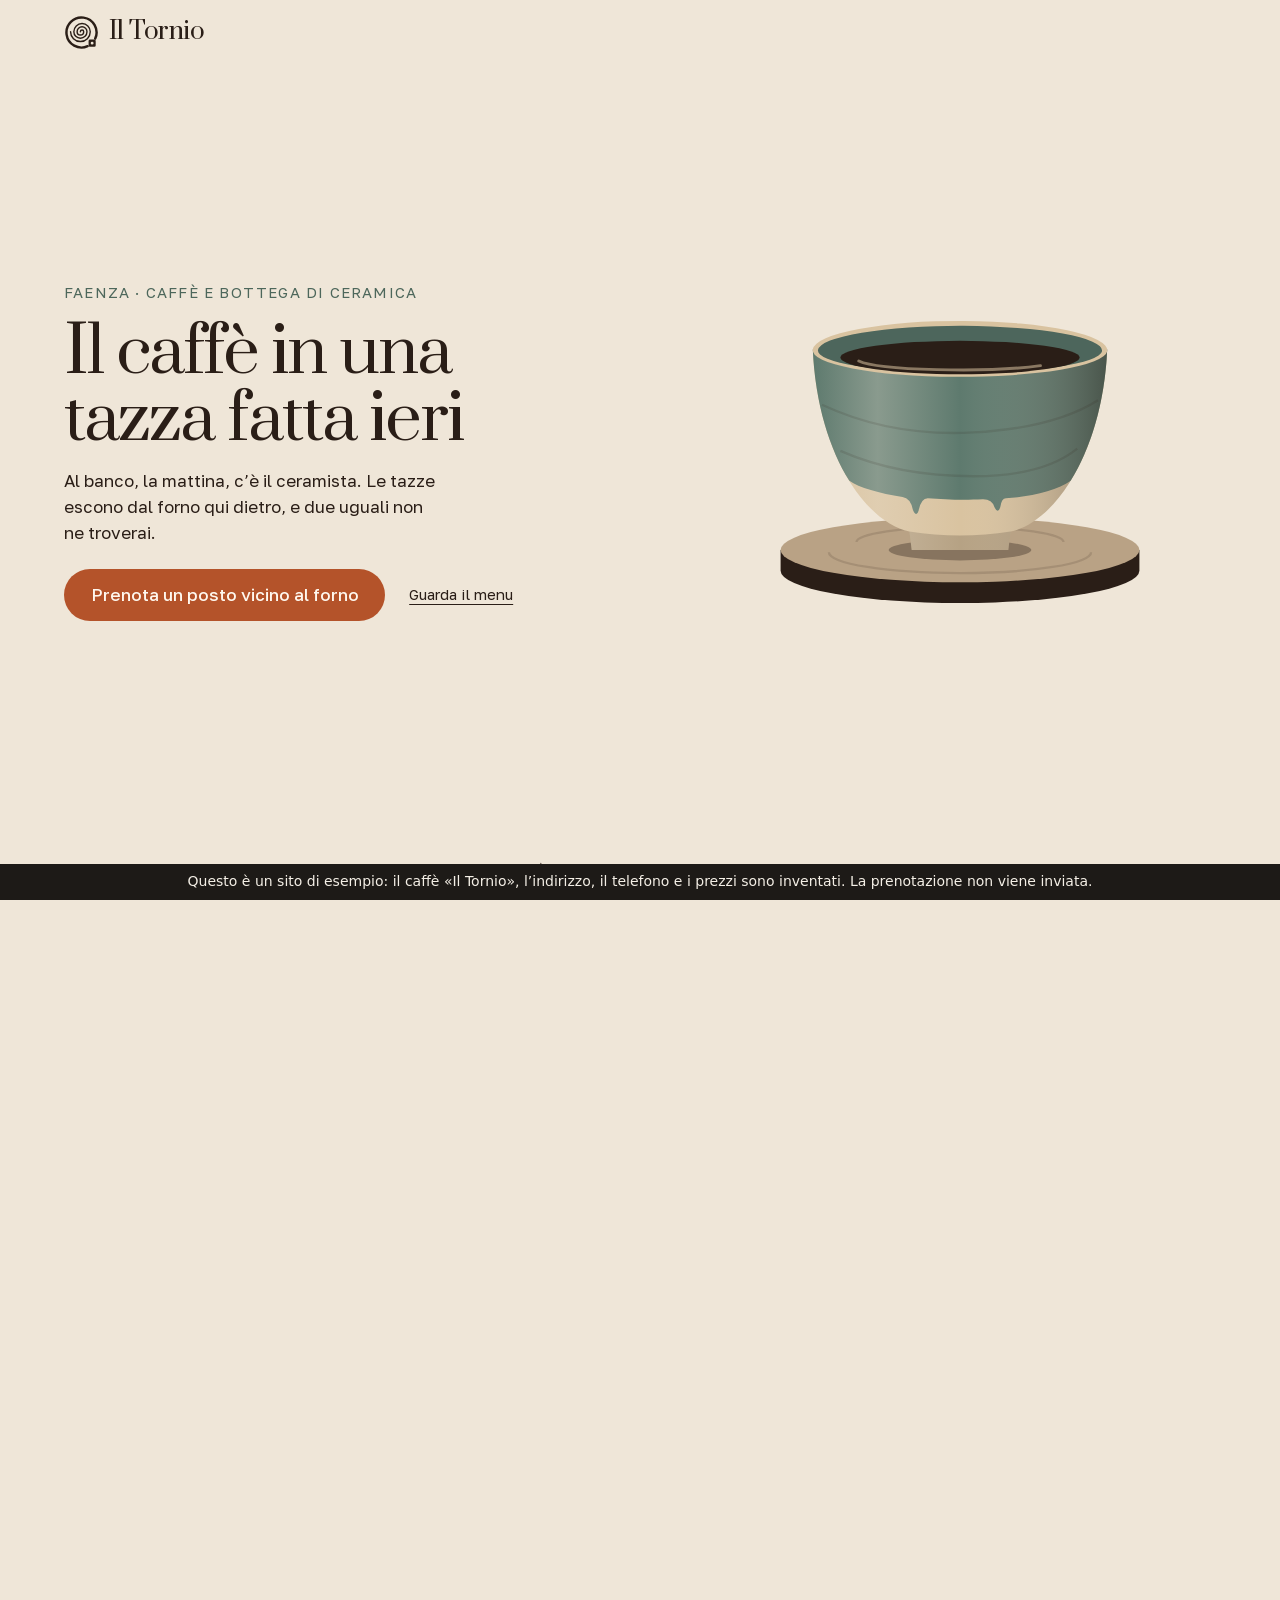
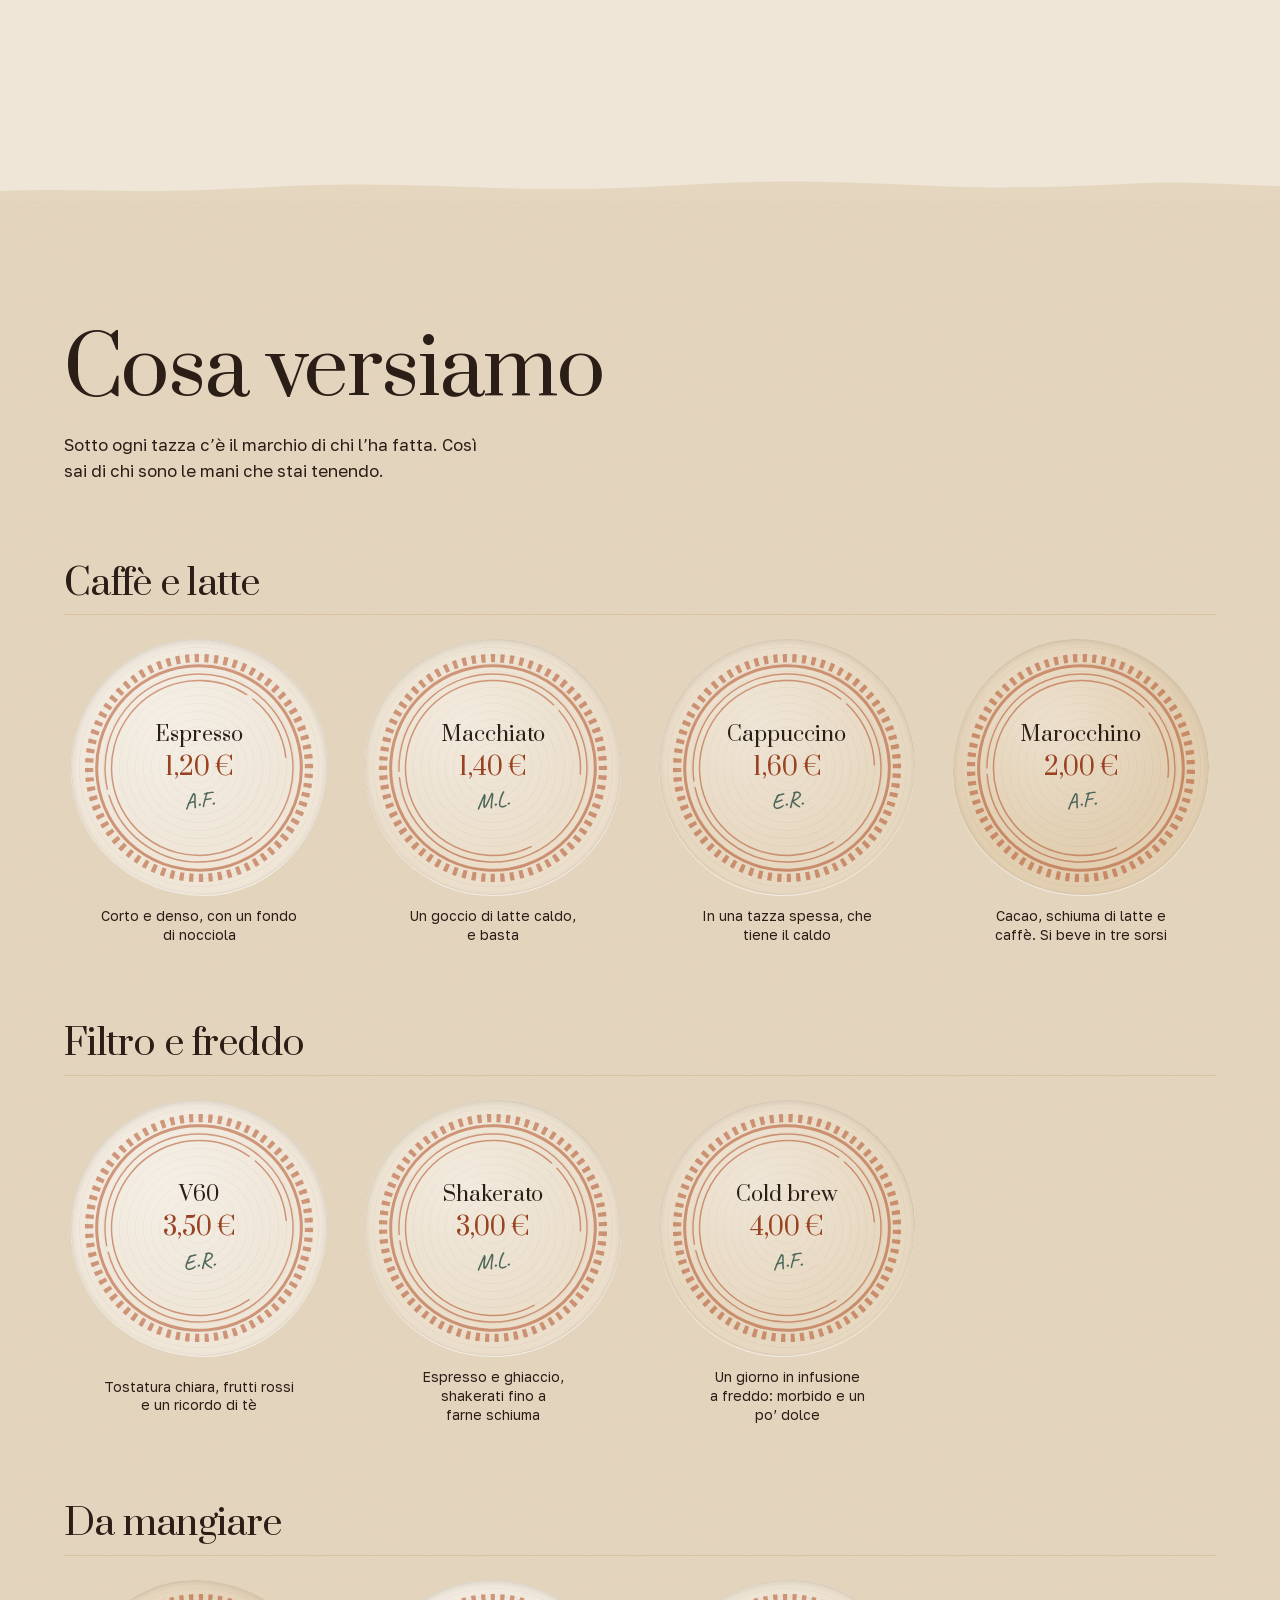
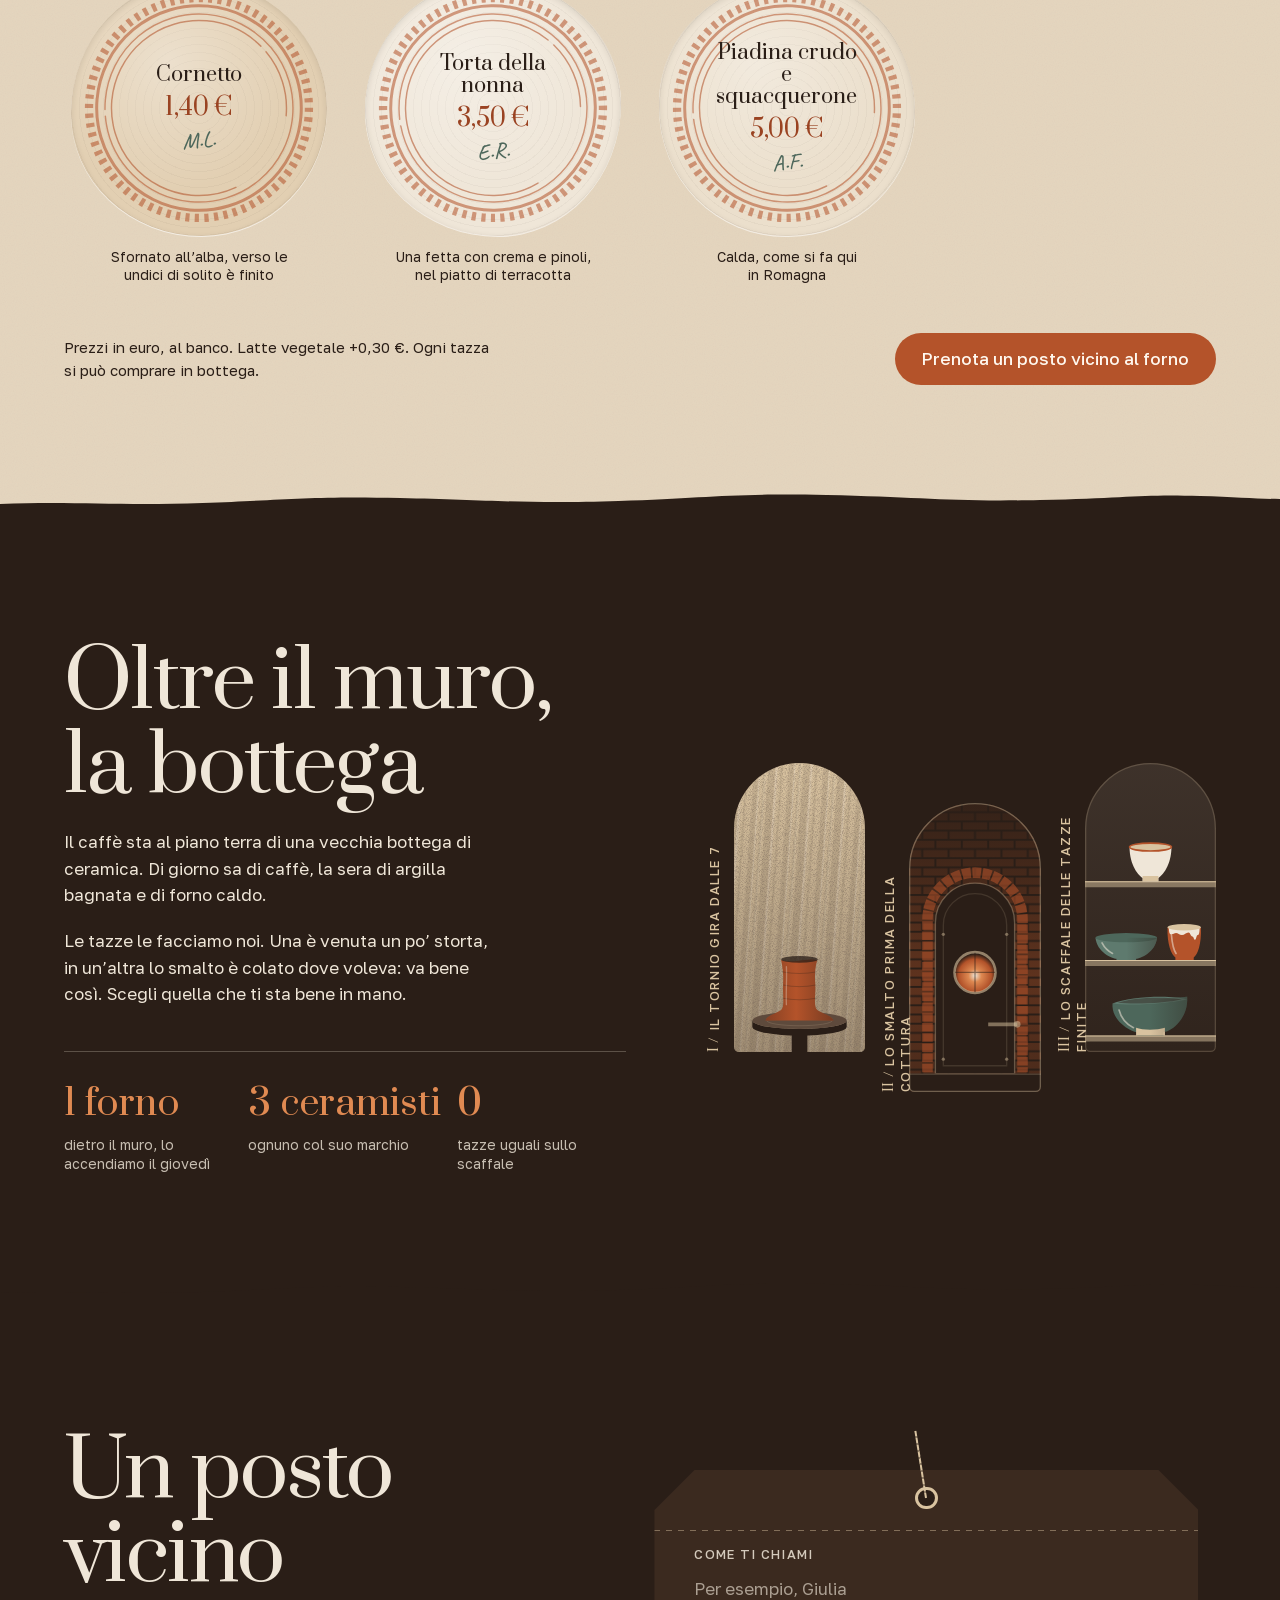
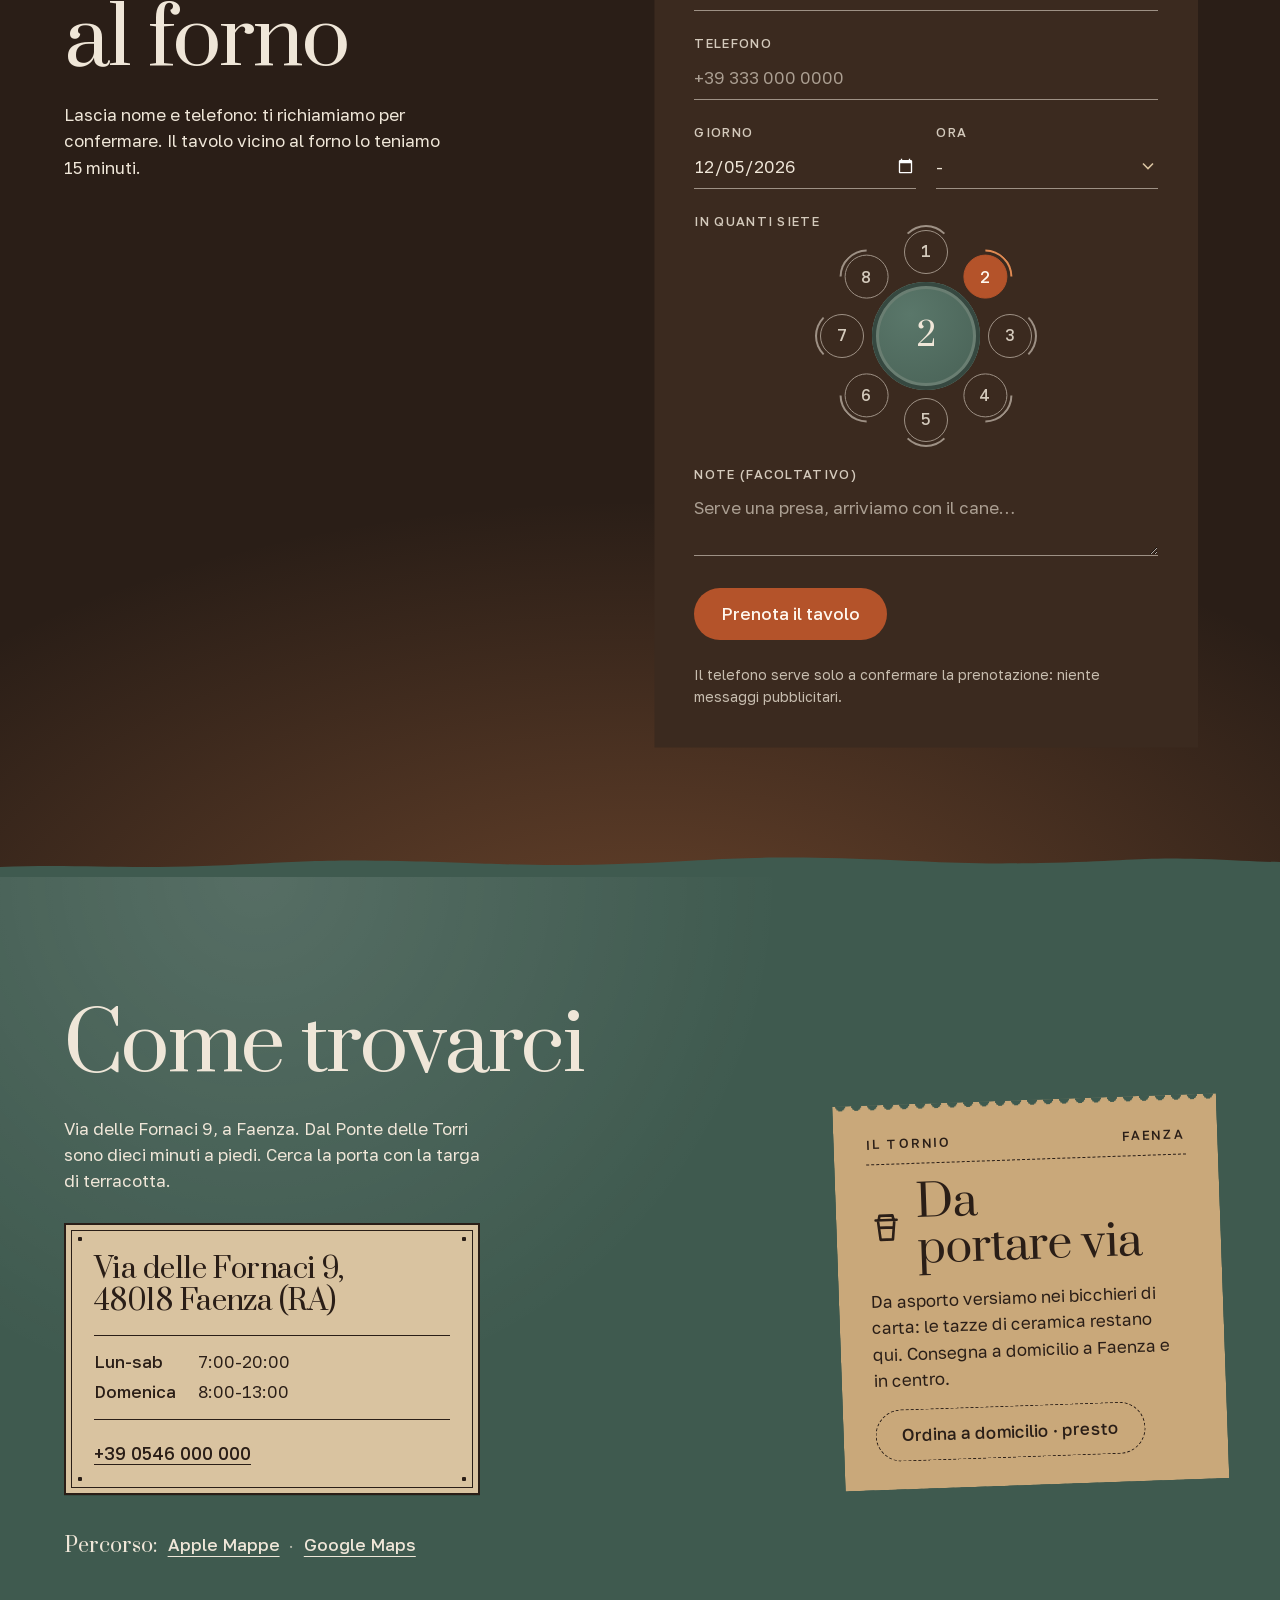
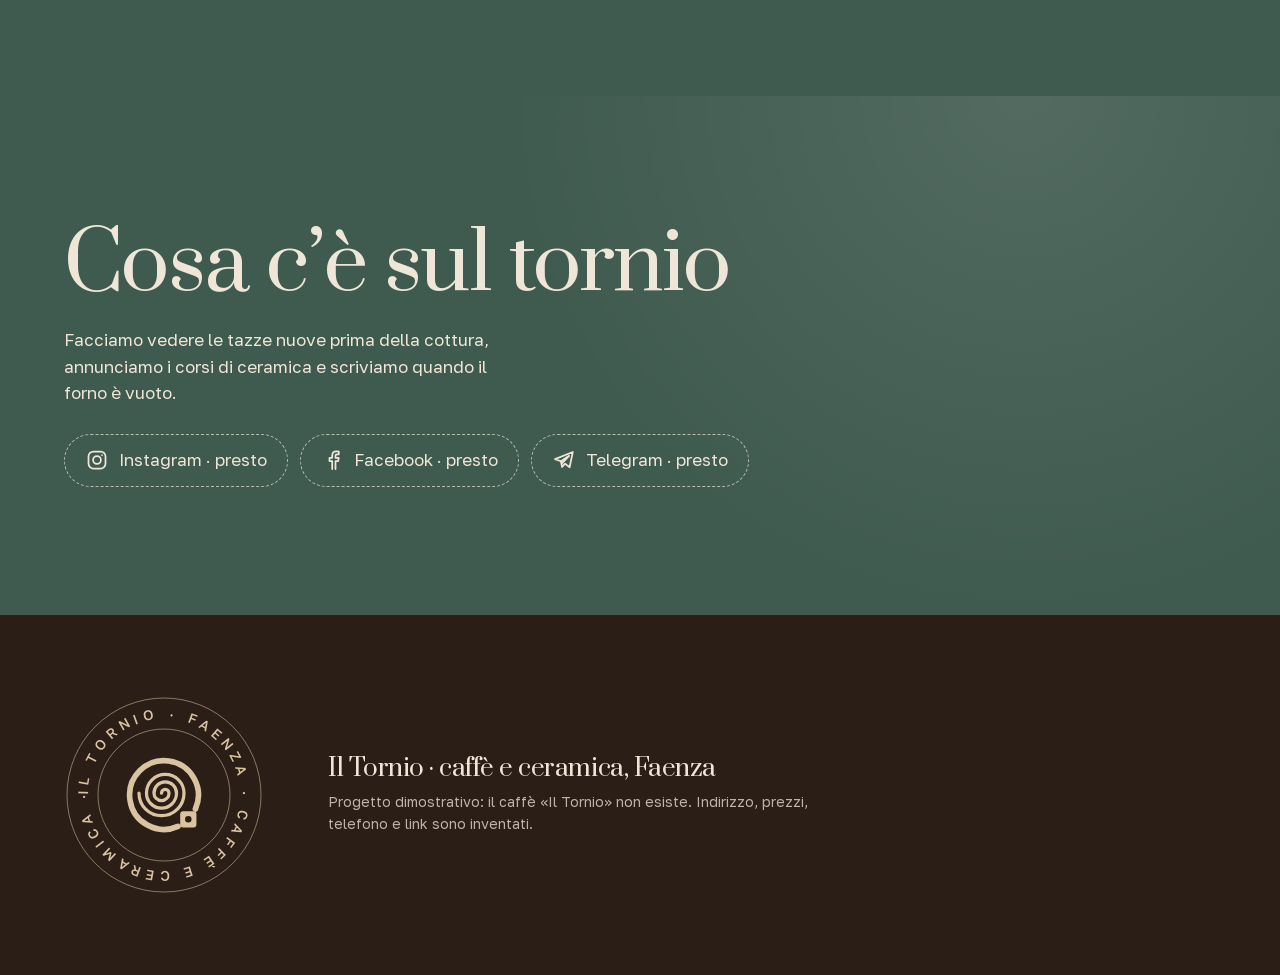
<file: index.html>
<!DOCTYPE html><html lang="it"><head><meta charset="utf-8"><meta name="viewport" content="width=device-width, initial-scale=1"><title>Il Tornio · caffè nella bottega di un ceramista, Faenza</title><meta name="description" content="Caffè in tazze fatte a mano, accanto al forno della bottega, a Faenza. Due tazze uguali non esistono. Prenota un tavolo o porta via il caffè."><link rel="canonical" href="https://example.com/"><meta name="robots" content="noindex, nofollow"><meta name="theme-color" content="#efe6d8"><link rel="icon" href="favicon.ico" sizes="32x32"><link rel="icon" href="favicon.svg" type="image/svg+xml"><link rel="apple-touch-icon" href="apple-touch-icon.png"><link rel="manifest" href="manifest.webmanifest"><meta property="og:type" content="website"><meta property="og:locale" content="it_IT"><meta property="og:site_name" content="Il Tornio"><meta property="og:title" content="Il Tornio · caffè nella bottega di un ceramista, Faenza"><meta property="og:description" content="Caffè in tazze fatte a mano, accanto al forno della bottega, a Faenza. Due tazze uguali non esistono. Prenota un tavolo o porta via il caffè."><meta property="og:url" content="https://example.com/"><meta property="og:image" content="https://example.com/og-image.png"><meta property="og:image:type" content="image/png"><meta property="og:image:width" content="1200"><meta property="og:image:height" content="630"><meta property="og:image:alt" content="Marchio del caffè Il Tornio: una spirale di argilla sul tornio da vasaio"><meta name="twitter:card" content="summary_large_image"><meta name="twitter:title" content="Il Tornio · caffè nella bottega di un ceramista, Faenza"><meta name="twitter:description" content="Caffè in tazze fatte a mano, accanto al forno della bottega, a Faenza. Due tazze uguali non esistono. Prenota un tavolo o porta via il caffè."><meta name="twitter:image" content="https://example.com/og-image.png"><style>@font-face{font-family:Prata-c80aba9a678e50e7;src:url("assets/fonts/3d700881895882bb.woff2") format("woff2");font-display:swap;unicode-range:U+0000-00FF,U+0131,U+0152-0153,U+02BB-02BC,U+02C6,U+02DA,U+02DC,U+0304,U+0308,U+0329,U+2000-206F,U+20AC,U+2122,U+2191,U+2193,U+2212,U+2215,U+FEFF,U+FFFD;font-weight:400;font-style:normal;}@font-face{font-family:"Prata-c80aba9a678e50e7 fallback: Times New Roman";src:local("Times New Roman");font-display:swap;font-weight:400;font-style:normal;size-adjust:118.4%;ascent-override:83.8682%;descent-override:30.5743%;line-gap-override:0%;}:root{--font-prata:Prata-c80aba9a678e50e7,"Prata-c80aba9a678e50e7 fallback: Times New Roman","Times New Roman",serif;}</style><link rel="preload" href="assets/fonts/3d700881895882bb.woff2" as="font" type="font/woff2" crossorigin><style>@font-face{font-family:"Golos Text-4332a30ca039078d";src:url("assets/fonts/d911f2505890b67e.woff2") format("woff2");font-display:swap;unicode-range:U+0000-00FF,U+0131,U+0152-0153,U+02BB-02BC,U+02C6,U+02DA,U+02DC,U+0304,U+0308,U+0329,U+2000-206F,U+20AC,U+2122,U+2191,U+2193,U+2212,U+2215,U+FEFF,U+FFFD;font-weight:400;font-style:normal;}@font-face{font-family:"Golos Text-4332a30ca039078d";src:url("assets/fonts/d911f2505890b67e.woff2") format("woff2");font-display:swap;unicode-range:U+0000-00FF,U+0131,U+0152-0153,U+02BB-02BC,U+02C6,U+02DA,U+02DC,U+0304,U+0308,U+0329,U+2000-206F,U+20AC,U+2122,U+2191,U+2193,U+2212,U+2215,U+FEFF,U+FFFD;font-weight:500;font-style:normal;}@font-face{font-family:"Golos Text-4332a30ca039078d fallback: Arial";src:local("Arial");font-display:swap;font-weight:400;font-style:normal;size-adjust:108.5687%;ascent-override:90.2654%;descent-override:20.2637%;line-gap-override:0%;}@font-face{font-family:"Golos Text-4332a30ca039078d fallback: Arial";src:local("Arial");font-display:swap;font-weight:500;font-style:normal;size-adjust:108.5687%;ascent-override:90.2654%;descent-override:20.2637%;line-gap-override:0%;}:root{--font-golos:"Golos Text-4332a30ca039078d","Golos Text-4332a30ca039078d fallback: Arial",system-ui,sans-serif;}</style><link rel="preload" href="assets/fonts/d911f2505890b67e.woff2" as="font" type="font/woff2" crossorigin><style>@font-face{font-family:Caveat-08ad0c5228e81611;src:url("assets/fonts/2bf8c722c0ffbede.woff2") format("woff2");font-display:swap;unicode-range:U+0000-00FF,U+0131,U+0152-0153,U+02BB-02BC,U+02C6,U+02DA,U+02DC,U+0304,U+0308,U+0329,U+2000-206F,U+20AC,U+2122,U+2191,U+2193,U+2212,U+2215,U+FEFF,U+FFFD;font-weight:500;font-style:normal;}:root{--font-caveat:Caveat-08ad0c5228e81611,cursive;}</style><link rel="stylesheet" href="assets/Base.BoPAgCVy.css"><link rel="stylesheet" href="assets/index.Bh9yw9kR.css"></head><body><a class="skip-link" href="#main">Vai al contenuto</a><div class="demo-banner" role="note">Questo è un sito di esempio: il caffè «Il Tornio», l’indirizzo, il telefono e i prezzi sono inventati. La prenotazione non viene inviata.</div><header class="site-header" data-header data-astro-cid-nen7h5rs><div class="container site-header-inner" data-astro-cid-nen7h5rs><a class="logo" href="#main" aria-label="Il Tornio, torna in cima" data-astro-cid-nen7h5rs><span class="logo-mark" aria-hidden="true" data-astro-cid-nen7h5rs></span><span class="logo-word" aria-hidden="true" data-astro-cid-nen7h5rs>Il Tornio</span></a><a class="btn btn-primary header-cta" href="#booking" data-header-cta data-astro-cid-nen7h5rs>Prenota un posto vicino al forno</a></div></header><script type="module" src="assets/Header.astro_astro_type_script_index_0_lang.CkxHCZN5.js"></script><div class="gauge" aria-hidden="true" data-gauge data-stages="{&quot;raw&quot;:&quot;crudo&quot;,&quot;bisque&quot;:&quot;biscotto&quot;,&quot;glaze&quot;:&quot;smalto&quot;}" data-astro-cid-quvchkzb><div class="gauge-track" data-astro-cid-quvchkzb><span class="gauge-fill" data-astro-cid-quvchkzb></span></div><p class="gauge-label" data-astro-cid-quvchkzb><span class="gauge-stage" data-gauge-stage data-astro-cid-quvchkzb>crudo</span><span class="gauge-temp" data-astro-cid-quvchkzb><span data-gauge-temp data-astro-cid-quvchkzb>20</span>°</span></p></div><script type="module" src="assets/KilnGauge.astro_astro_type_script_index_0_lang.CXK5w4gx.js"></script><main id="main" tabindex="-1"><section class="hero" id="hero" aria-labelledby="hero-title" data-hero data-astro-cid-ge2uvauf><div class="hero-sticky" data-astro-cid-ge2uvauf><div class="hero-stage" data-pottery data-astro-cid-ge2uvauf><img class="hero-fallback" src="brand/cup-fallback.svg" alt="" width="400" height="400" fetchpriority="high" data-astro-cid-ge2uvauf></div><div class="hero-copy container" data-astro-cid-ge2uvauf><p class="hero-eyebrow" data-astro-cid-ge2uvauf>Faenza · caffè e bottega di ceramica</p><h1 id="hero-title" class="hero-title" data-astro-cid-ge2uvauf>Il caffè in una tazza fatta ieri</h1><p class="hero-subtitle" data-astro-cid-ge2uvauf>Al banco, la mattina, c’è il ceramista. Le tazze escono dal forno qui dietro, e due uguali non ne troverai.</p><div class="hero-actions" data-astro-cid-ge2uvauf><a class="btn btn-primary" href="#booking" data-hero-cta data-astro-cid-ge2uvauf>Prenota un posto vicino al forno</a><a class="text-link" href="#menu" data-astro-cid-ge2uvauf>Guarda il menu</a></div></div><p class="hero-hint" aria-hidden="true" data-astro-cid-ge2uvauf><span class="icon" data-astro-cid-ge2uvauf><svg xmlns="http://www.w3.org/2000/svg" viewBox="0 0 24 24" width="24" height="24" fill="none" stroke="currentColor" stroke-width="1.75" stroke-linecap="round" stroke-linejoin="round" aria-hidden="true"><path d="M12 4.5v15m-6-6 6 6 6-6"/></svg>
</span>Scorri: l’argilla prende forma</p></div></section><script type="module" src="assets/Hero.astro_astro_type_script_index_0_lang.DMUBPs9f.js"></script><section class="menu section texture-raw" id="menu" aria-labelledby="menu-title" data-astro-cid-xrc56gie><div class="container" data-astro-cid-xrc56gie><h2 id="menu-title" class="section-title" data-astro-cid-xrc56gie>Cosa versiamo</h2><p class="menu-intro" data-astro-cid-xrc56gie>Sotto ogni tazza c’è il marchio di chi l’ha fatta. Così sai di chi sono le mani che stai tenendo.</p><div class="menu-group" data-astro-cid-xrc56gie><h3 class="menu-group-title" data-astro-cid-xrc56gie>Caffè e latte</h3><ul class="menu-list" role="list" data-astro-cid-xrc56gie><li class="dish" style="--tilt: -7deg; --tone: #efe6d8; --shape: 49% 51% 48% 52% / 51% 48% 52% 49%;" data-astro-cid-xrc56gie><div class="stamp" data-astro-cid-xrc56gie><span class="stamp-ring" aria-hidden="true" data-astro-cid-xrc56gie></span><div class="stamp-body" data-astro-cid-xrc56gie><h4 class="stamp-name" data-astro-cid-xrc56gie>Espresso</h4><p class="stamp-price" data-astro-cid-xrc56gie>1,20 €</p><p class="stamp-master" data-astro-cid-xrc56gie><span class="visually-hidden" data-astro-cid-xrc56gie>Marchio del ceramista: </span>A.F.</p></div></div><p class="dish-desc" data-astro-cid-xrc56gie>Corto e denso, con un fondo di nocciola</p></li><li class="dish" style="--tilt: 4deg; --tone: #ebdfcc; --shape: 52% 48% 50% 50% / 48% 52% 49% 51%;" data-astro-cid-xrc56gie><div class="stamp" data-astro-cid-xrc56gie><span class="stamp-ring" aria-hidden="true" data-astro-cid-xrc56gie></span><div class="stamp-body" data-astro-cid-xrc56gie><h4 class="stamp-name" data-astro-cid-xrc56gie>Macchiato</h4><p class="stamp-price" data-astro-cid-xrc56gie>1,40 €</p><p class="stamp-master" data-astro-cid-xrc56gie><span class="visually-hidden" data-astro-cid-xrc56gie>Marchio del ceramista: </span>M.L.</p></div></div><p class="dish-desc" data-astro-cid-xrc56gie>Un goccio di latte caldo, e basta</p></li><li class="dish" style="--tilt: -2deg; --tone: #e7d8c1; --shape: 50% 50% 52% 48% / 50% 49% 51% 50%;" data-astro-cid-xrc56gie><div class="stamp" data-astro-cid-xrc56gie><span class="stamp-ring" aria-hidden="true" data-astro-cid-xrc56gie></span><div class="stamp-body" data-astro-cid-xrc56gie><h4 class="stamp-name" data-astro-cid-xrc56gie>Cappuccino</h4><p class="stamp-price" data-astro-cid-xrc56gie>1,60 €</p><p class="stamp-master" data-astro-cid-xrc56gie><span class="visually-hidden" data-astro-cid-xrc56gie>Marchio del ceramista: </span>E.R.</p></div></div><p class="dish-desc" data-astro-cid-xrc56gie>In una tazza spessa, che tiene il caldo</p></li><li class="dish" style="--tilt: 6deg; --tone: #e2cfb2; --shape: 48% 52% 49% 51% / 52% 50% 50% 48%;" data-astro-cid-xrc56gie><div class="stamp" data-astro-cid-xrc56gie><span class="stamp-ring" aria-hidden="true" data-astro-cid-xrc56gie></span><div class="stamp-body" data-astro-cid-xrc56gie><h4 class="stamp-name" data-astro-cid-xrc56gie>Marocchino</h4><p class="stamp-price" data-astro-cid-xrc56gie>2,00 €</p><p class="stamp-master" data-astro-cid-xrc56gie><span class="visually-hidden" data-astro-cid-xrc56gie>Marchio del ceramista: </span>A.F.</p></div></div><p class="dish-desc" data-astro-cid-xrc56gie>Cacao, schiuma di latte e caffè. Si beve in tre sorsi</p></li></ul></div><div class="menu-group" data-astro-cid-xrc56gie><h3 class="menu-group-title" data-astro-cid-xrc56gie>Filtro e freddo</h3><ul class="menu-list" role="list" data-astro-cid-xrc56gie><li class="dish" style="--tilt: -5deg; --tone: #efe6d8; --shape: 49% 51% 48% 52% / 51% 48% 52% 49%;" data-astro-cid-xrc56gie><div class="stamp" data-astro-cid-xrc56gie><span class="stamp-ring" aria-hidden="true" data-astro-cid-xrc56gie></span><div class="stamp-body" data-astro-cid-xrc56gie><h4 class="stamp-name" data-astro-cid-xrc56gie>V60</h4><p class="stamp-price" data-astro-cid-xrc56gie>3,50 €</p><p class="stamp-master" data-astro-cid-xrc56gie><span class="visually-hidden" data-astro-cid-xrc56gie>Marchio del ceramista: </span>E.R.</p></div></div><p class="dish-desc" data-astro-cid-xrc56gie>Tostatura chiara, frutti rossi e un ricordo di tè</p></li><li class="dish" style="--tilt: 2deg; --tone: #ebdfcc; --shape: 52% 48% 50% 50% / 48% 52% 49% 51%;" data-astro-cid-xrc56gie><div class="stamp" data-astro-cid-xrc56gie><span class="stamp-ring" aria-hidden="true" data-astro-cid-xrc56gie></span><div class="stamp-body" data-astro-cid-xrc56gie><h4 class="stamp-name" data-astro-cid-xrc56gie>Shakerato</h4><p class="stamp-price" data-astro-cid-xrc56gie>3,00 €</p><p class="stamp-master" data-astro-cid-xrc56gie><span class="visually-hidden" data-astro-cid-xrc56gie>Marchio del ceramista: </span>M.L.</p></div></div><p class="dish-desc" data-astro-cid-xrc56gie>Espresso e ghiaccio, shakerati fino a farne schiuma</p></li><li class="dish" style="--tilt: -4deg; --tone: #e7d8c1; --shape: 50% 50% 52% 48% / 50% 49% 51% 50%;" data-astro-cid-xrc56gie><div class="stamp" data-astro-cid-xrc56gie><span class="stamp-ring" aria-hidden="true" data-astro-cid-xrc56gie></span><div class="stamp-body" data-astro-cid-xrc56gie><h4 class="stamp-name" data-astro-cid-xrc56gie>Cold brew</h4><p class="stamp-price" data-astro-cid-xrc56gie>4,00 €</p><p class="stamp-master" data-astro-cid-xrc56gie><span class="visually-hidden" data-astro-cid-xrc56gie>Marchio del ceramista: </span>A.F.</p></div></div><p class="dish-desc" data-astro-cid-xrc56gie>Un giorno in infusione a freddo: morbido e un po’ dolce</p></li></ul></div><div class="menu-group" data-astro-cid-xrc56gie><h3 class="menu-group-title" data-astro-cid-xrc56gie>Da mangiare</h3><ul class="menu-list" role="list" data-astro-cid-xrc56gie><li class="dish" style="--tilt: 5deg; --tone: #e2cfb2; --shape: 48% 52% 49% 51% / 52% 50% 50% 48%;" data-astro-cid-xrc56gie><div class="stamp" data-astro-cid-xrc56gie><span class="stamp-ring" aria-hidden="true" data-astro-cid-xrc56gie></span><div class="stamp-body" data-astro-cid-xrc56gie><h4 class="stamp-name" data-astro-cid-xrc56gie>Cornetto</h4><p class="stamp-price" data-astro-cid-xrc56gie>1,40 €</p><p class="stamp-master" data-astro-cid-xrc56gie><span class="visually-hidden" data-astro-cid-xrc56gie>Marchio del ceramista: </span>M.L.</p></div></div><p class="dish-desc" data-astro-cid-xrc56gie>Sfornato all’alba, verso le undici di solito è finito</p></li><li class="dish" style="--tilt: -1deg; --tone: #efe6d8; --shape: 49% 51% 48% 52% / 51% 48% 52% 49%;" data-astro-cid-xrc56gie><div class="stamp" data-astro-cid-xrc56gie><span class="stamp-ring" aria-hidden="true" data-astro-cid-xrc56gie></span><div class="stamp-body" data-astro-cid-xrc56gie><h4 class="stamp-name" data-astro-cid-xrc56gie>Torta della nonna</h4><p class="stamp-price" data-astro-cid-xrc56gie>3,50 €</p><p class="stamp-master" data-astro-cid-xrc56gie><span class="visually-hidden" data-astro-cid-xrc56gie>Marchio del ceramista: </span>E.R.</p></div></div><p class="dish-desc" data-astro-cid-xrc56gie>Una fetta con crema e pinoli, nel piatto di terracotta</p></li><li class="dish" style="--tilt: 3deg; --tone: #ebdfcc; --shape: 52% 48% 50% 50% / 48% 52% 49% 51%;" data-astro-cid-xrc56gie><div class="stamp" data-astro-cid-xrc56gie><span class="stamp-ring" aria-hidden="true" data-astro-cid-xrc56gie></span><div class="stamp-body" data-astro-cid-xrc56gie><h4 class="stamp-name" data-astro-cid-xrc56gie>Piadina crudo e squacquerone</h4><p class="stamp-price" data-astro-cid-xrc56gie>5,00 €</p><p class="stamp-master" data-astro-cid-xrc56gie><span class="visually-hidden" data-astro-cid-xrc56gie>Marchio del ceramista: </span>A.F.</p></div></div><p class="dish-desc" data-astro-cid-xrc56gie>Calda, come si fa qui in Romagna</p></li></ul></div><div class="menu-footer" data-astro-cid-xrc56gie><p class="menu-note" data-astro-cid-xrc56gie>Prezzi in euro, al banco. Latte vegetale +0,30 €. Ogni tazza si può comprare in bottega.</p><a class="btn btn-primary" href="#booking" data-astro-cid-xrc56gie>Prenota un posto vicino al forno</a></div></div></section><section class="workshop section on-dark" id="workshop" aria-labelledby="workshop-title" data-astro-cid-dsvxq6ap><div class="container workshop-grid" data-astro-cid-dsvxq6ap><div class="workshop-text" data-astro-cid-dsvxq6ap><h2 id="workshop-title" class="section-title" data-astro-cid-dsvxq6ap>Oltre il muro, la bottega</h2><p data-astro-cid-dsvxq6ap>Il caffè sta al piano terra di una vecchia bottega di ceramica. Di giorno sa di caffè, la sera di argilla bagnata e di forno caldo.</p><p data-astro-cid-dsvxq6ap>Le tazze le facciamo noi. Una è venuta un po’ storta, in un’altra lo smalto è colato dove voleva: va bene così. Scegli quella che ti sta bene in mano.</p><dl class="facts" data-astro-cid-dsvxq6ap><div class="fact" data-astro-cid-dsvxq6ap><dt data-astro-cid-dsvxq6ap>1 forno</dt><dd data-astro-cid-dsvxq6ap>dietro il muro, lo accendiamo il giovedì</dd></div><div class="fact" data-astro-cid-dsvxq6ap><dt data-astro-cid-dsvxq6ap>3 ceramisti</dt><dd data-astro-cid-dsvxq6ap>ognuno col suo marchio</dd></div><div class="fact" data-astro-cid-dsvxq6ap><dt data-astro-cid-dsvxq6ap>0</dt><dd data-astro-cid-dsvxq6ap>tazze uguali sullo scaffale</dd></div></dl></div><ul class="plates" role="list" data-astro-cid-dsvxq6ap><li class="plate plate-raw" data-astro-cid-dsvxq6ap><figure data-astro-cid-dsvxq6ap><img src="brand/plates/raw.svg" alt="" width="200" height="440" loading="lazy" decoding="async" data-astro-cid-dsvxq6ap><figcaption class="plate-caption" data-astro-cid-dsvxq6ap><span class="plate-num" data-astro-cid-dsvxq6ap>I</span>Il tornio gira dalle 7</figcaption></figure></li><li class="plate plate-kiln" data-astro-cid-dsvxq6ap><figure data-astro-cid-dsvxq6ap><img src="brand/plates/kiln.svg" alt="" width="200" height="440" loading="lazy" decoding="async" data-astro-cid-dsvxq6ap><figcaption class="plate-caption" data-astro-cid-dsvxq6ap><span class="plate-num" data-astro-cid-dsvxq6ap>II</span>Lo smalto prima della cottura</figcaption></figure></li><li class="plate plate-glazed" data-astro-cid-dsvxq6ap><figure data-astro-cid-dsvxq6ap><img src="brand/plates/glazed.svg" alt="" width="200" height="440" loading="lazy" decoding="async" data-astro-cid-dsvxq6ap><figcaption class="plate-caption" data-astro-cid-dsvxq6ap><span class="plate-num" data-astro-cid-dsvxq6ap>III</span>Lo scaffale delle tazze finite</figcaption></figure></li></ul></div></section><section class="booking section on-dark" id="booking" aria-labelledby="booking-title" data-astro-cid-5n25xmrl><div class="container booking-grid" data-astro-cid-5n25xmrl><div class="booking-head" data-astro-cid-5n25xmrl><h2 id="booking-title" class="section-title" data-astro-cid-5n25xmrl>Un posto vicino al forno</h2><p data-astro-cid-5n25xmrl>Lascia nome e telefono: ti richiamiamo per confermare. Il tavolo vicino al forno lo teniamo 15 minuti.</p></div><div class="booking-body" data-astro-cid-5n25xmrl><form class="booking-form" method="post" novalidate data-booking data-errors="{&quot;name&quot;:&quot;Scrivi come ti chiami: basta il nome.&quot;,&quot;phoneEmpty&quot;:&quot;Lascia un numero di telefono: è lì che ti chiamiamo per confermare.&quot;,&quot;phone&quot;:&quot;Il numero sembra incompleto. Controllalo, ad esempio 333 123 4567: ti chiamiamo per confermare.&quot;,&quot;date&quot;:&quot;Scegli un giorno da oggi in poi.&quot;,&quot;timeEmpty&quot;:&quot;Scegli l’ora.&quot;,&quot;timePast&quot;:&quot;Quest’ora è già passata: scegline un’altra.&quot;,&quot;guests&quot;:&quot;Indica da 1 a 8 persone. Se siete di più, chiamaci: una soluzione si trova.&quot;,&quot;generic&quot;:&quot;Non siamo riusciti a inviare la prenotazione. Controlla la connessione e riprova, oppure chiamaci.&quot;}" data-no-slots="Per questo giorno non ci sono più orari" data-sending="Invio in corso…" data-guests-one="persona" data-guests-many="persone" data-astro-cid-5n25xmrl><div class="field" data-astro-cid-5n25xmrl><label for="bk-name" data-astro-cid-5n25xmrl>Come ti chiami</label><input id="bk-name" name="name" type="text" autocomplete="given-name" placeholder="Per esempio, Giulia" required maxlength="60" data-astro-cid-5n25xmrl><p class="field-error" id="bk-name-error" hidden data-astro-cid-5n25xmrl></p></div><div class="field" data-astro-cid-5n25xmrl><label for="bk-phone" data-astro-cid-5n25xmrl>Telefono</label><input id="bk-phone" name="phone" type="tel" inputmode="tel" autocomplete="tel" placeholder="+39 333 000 0000" required maxlength="20" data-astro-cid-5n25xmrl><p class="field-error" id="bk-phone-error" hidden data-astro-cid-5n25xmrl></p></div><div class="field-row" data-astro-cid-5n25xmrl><div class="field" data-astro-cid-5n25xmrl><label for="bk-date" data-astro-cid-5n25xmrl>Giorno</label><input id="bk-date" name="date" type="date" required data-astro-cid-5n25xmrl><p class="field-error" id="bk-date-error" hidden data-astro-cid-5n25xmrl></p></div><div class="field" data-astro-cid-5n25xmrl><label for="bk-time" data-astro-cid-5n25xmrl>Ora</label><select id="bk-time" name="time" required aria-invalid="false" data-astro-cid-5n25xmrl><option value="" data-astro-cid-5n25xmrl>-</option></select><p class="field-error" id="bk-time-error" hidden data-astro-cid-5n25xmrl></p></div></div><fieldset class="field guests" data-astro-cid-5n25xmrl><legend data-astro-cid-5n25xmrl>In quanti siete</legend><div class="guests-options" data-astro-cid-5n25xmrl><span class="guests-table" aria-hidden="true" data-astro-cid-5n25xmrl><span data-table-count data-astro-cid-5n25xmrl>2</span></span><label class="guest" style="--i: 0" data-astro-cid-5n25xmrl><input type="radio" name="guests" value="1" data-astro-cid-5n25xmrl><span data-astro-cid-5n25xmrl>1</span></label><label class="guest" style="--i: 1" data-astro-cid-5n25xmrl><input type="radio" name="guests" value="2" checked data-astro-cid-5n25xmrl><span data-astro-cid-5n25xmrl>2</span></label><label class="guest" style="--i: 2" data-astro-cid-5n25xmrl><input type="radio" name="guests" value="3" data-astro-cid-5n25xmrl><span data-astro-cid-5n25xmrl>3</span></label><label class="guest" style="--i: 3" data-astro-cid-5n25xmrl><input type="radio" name="guests" value="4" data-astro-cid-5n25xmrl><span data-astro-cid-5n25xmrl>4</span></label><label class="guest" style="--i: 4" data-astro-cid-5n25xmrl><input type="radio" name="guests" value="5" data-astro-cid-5n25xmrl><span data-astro-cid-5n25xmrl>5</span></label><label class="guest" style="--i: 5" data-astro-cid-5n25xmrl><input type="radio" name="guests" value="6" data-astro-cid-5n25xmrl><span data-astro-cid-5n25xmrl>6</span></label><label class="guest" style="--i: 6" data-astro-cid-5n25xmrl><input type="radio" name="guests" value="7" data-astro-cid-5n25xmrl><span data-astro-cid-5n25xmrl>7</span></label><label class="guest" style="--i: 7" data-astro-cid-5n25xmrl><input type="radio" name="guests" value="8" data-astro-cid-5n25xmrl><span data-astro-cid-5n25xmrl>8</span></label></div><p class="field-error" id="bk-guests-error" hidden data-astro-cid-5n25xmrl></p></fieldset><div class="field" data-astro-cid-5n25xmrl><label for="bk-comment" data-astro-cid-5n25xmrl>Note (facoltativo)</label><textarea id="bk-comment" name="comment" rows="2" maxlength="300" placeholder="Serve una presa, arriviamo con il cane…" data-astro-cid-5n25xmrl></textarea></div><button class="btn btn-primary booking-submit" type="submit" data-astro-cid-5n25xmrl>Prenota il tavolo</button><p class="booking-privacy" data-astro-cid-5n25xmrl>Il telefono serve solo a confermare la prenotazione: niente messaggi pubblicitari.</p><p class="field-error form-error" role="alert" hidden data-astro-cid-5n25xmrl>Non siamo riusciti a inviare la prenotazione. Controlla la connessione e riprova, oppure chiamaci.</p><p class="visually-hidden" aria-live="polite" data-status data-astro-cid-5n25xmrl></p></form><div class="booking-success" tabindex="-1" role="region" aria-labelledby="bk-success-title" hidden data-success data-astro-cid-5n25xmrl><div class="stamp" data-astro-cid-5n25xmrl><h3 id="bk-success-title" data-astro-cid-5n25xmrl>Il posto è tuo</h3><p class="booking-summary" data-summary data-astro-cid-5n25xmrl></p></div><p class="booking-success-text" data-astro-cid-5n25xmrl>Questo è un sito di esempio: la richiesta non è stata inviata e nessuno ti richiamerà.</p><button class="btn btn-ghost" type="button" data-again data-astro-cid-5n25xmrl>Prenota ancora</button></div></div></div></section><script type="module" src="assets/Booking.astro_astro_type_script_index_0_lang.ekdsqx-B.js"></script><script type="module" src="assets/Booking.astro_astro_type_script_index_1_lang.CIlF6-3p.js"></script><section class="visit section on-dark" id="visit" aria-labelledby="visit-title" data-astro-cid-hphvozhs><div class="container visit-grid" data-astro-cid-hphvozhs><div class="visit-main" data-astro-cid-hphvozhs><h2 id="visit-title" class="section-title" data-astro-cid-hphvozhs>Come trovarci</h2><p class="visit-text" data-astro-cid-hphvozhs>Via delle Fornaci 9, a Faenza. Dal Ponte delle Torri sono dieci minuti a piedi. Cerca la porta con la targa di terracotta.</p><!-- Та самая глиняная табличка с двери --><div class="plate" data-astro-cid-hphvozhs><p class="plate-address" data-astro-cid-hphvozhs>Via delle Fornaci 9, 48018 Faenza (RA)</p><dl class="plate-hours" data-astro-cid-hphvozhs><div class="plate-row" data-astro-cid-hphvozhs><dt data-astro-cid-hphvozhs>Lun-sab</dt><dd data-astro-cid-hphvozhs>7:00-20:00</dd></div><div class="plate-row" data-astro-cid-hphvozhs><dt data-astro-cid-hphvozhs>Domenica</dt><dd data-astro-cid-hphvozhs>8:00-13:00</dd></div></dl><a class="plate-phone" href="tel:+390546000000" data-astro-cid-hphvozhs>+39 0546 000 000</a></div><p class="route" data-astro-cid-hphvozhs><span class="route-label" data-astro-cid-hphvozhs>Percorso:</span><a href="https://maps.apple.com/?q=Via%20delle%20Fornaci%209%2C%20Faenza" target="_blank" rel="noopener noreferrer" data-astro-cid-hphvozhs>Apple Mappe<span class="visually-hidden" data-astro-cid-hphvozhs> (si apre in una nuova scheda)</span></a><span class="route-sep" aria-hidden="true" data-astro-cid-hphvozhs>·</span><a href="https://www.google.com/maps/search/?api=1&amp;query=Via%20delle%20Fornaci%209%2C%20Faenza" target="_blank" rel="noopener noreferrer" data-astro-cid-hphvozhs>Google Maps<span class="visually-hidden" data-astro-cid-hphvozhs> (si apre in una nuova scheda)</span></a></p></div><!-- Этикетка бумажного стакана навынос --><aside class="takeaway" aria-labelledby="takeaway-title" data-astro-cid-hphvozhs><p class="takeaway-brand" aria-hidden="true" data-astro-cid-hphvozhs><span data-astro-cid-hphvozhs>Il Tornio</span><span data-astro-cid-hphvozhs>Faenza</span></p><div class="takeaway-head" data-astro-cid-hphvozhs><span class="icon takeaway-icon" aria-hidden="true" data-astro-cid-hphvozhs><svg xmlns="http://www.w3.org/2000/svg" viewBox="0 0 24 24" width="24" height="24" fill="none" stroke="currentColor" stroke-width="1.75" stroke-linecap="round" stroke-linejoin="round" aria-hidden="true"><path d="M5 7.5h14M7 7.5l.7-3h8.6l.7 3M6.5 7.5l1.4 13h8.2l1.4-13M7 12.5h10"/></svg>
</span><h3 id="takeaway-title" data-astro-cid-hphvozhs>Da portare via</h3></div><p class="takeaway-text" data-astro-cid-hphvozhs>Da asporto versiamo nei bicchieri di carta: le tazze di ceramica restano qui. Consegna a domicilio a Faenza e in centro.</p><p class="btn btn-ghost takeaway-btn is-soon" data-astro-cid-hphvozhs>Ordina a domicilio · presto</p></aside></div></section><section class="social section on-color" id="social" aria-labelledby="social-title" data-astro-cid-fvhemjle><div class="container social-inner" data-astro-cid-fvhemjle><h2 id="social-title" class="section-title" data-astro-cid-fvhemjle>Cosa c’è sul tornio</h2><p data-astro-cid-fvhemjle>Facciamo vedere le tazze nuove prima della cottura, annunciamo i corsi di ceramica e scriviamo quando il forno è vuoto.</p><ul class="social-links" role="list" data-astro-cid-fvhemjle><li data-astro-cid-fvhemjle><span class="social-link is-soon" data-astro-cid-fvhemjle><span class="icon" aria-hidden="true" data-astro-cid-fvhemjle><svg xmlns="http://www.w3.org/2000/svg" viewBox="0 0 24 24" width="24" height="24" fill="none" stroke="currentColor" stroke-width="1.75" stroke-linecap="round" stroke-linejoin="round" aria-hidden="true"><rect x="3.5" y="3.5" width="17" height="17" rx="5"/><circle cx="12" cy="12" r="3.9"/><path d="M17 7h.01"/></svg>
</span>Instagram · presto</span></li><li data-astro-cid-fvhemjle><span class="social-link is-soon" data-astro-cid-fvhemjle><span class="icon" aria-hidden="true" data-astro-cid-fvhemjle><svg xmlns="http://www.w3.org/2000/svg" viewBox="0 0 24 24" width="24" height="24" fill="none" stroke="currentColor" stroke-width="1.75" stroke-linecap="round" stroke-linejoin="round" aria-hidden="true"><path d="M14.5 21v-8h2.7l.5-3.2h-3.2V7.9c0-.9.4-1.6 1.7-1.6h1.6V3.5c-.3 0-1.3-.2-2.4-.2-2.6 0-4.2 1.6-4.2 4.3v2.2H8.5V13h2.7v8"/></svg>
</span>Facebook · presto</span></li><li data-astro-cid-fvhemjle><span class="social-link is-soon" data-astro-cid-fvhemjle><span class="icon" aria-hidden="true" data-astro-cid-fvhemjle><svg xmlns="http://www.w3.org/2000/svg" viewBox="0 0 24 24" width="24" height="24" fill="none" stroke="currentColor" stroke-width="1.75" stroke-linecap="round" stroke-linejoin="round" aria-hidden="true"><path d="M20.8 4 3 11.1l5.9 2.2 1.2 5.7 2.9-3.4 4.6 3.6z"/><path d="m8.9 13.3 8.2-5.5-7 7.4"/></svg>
</span>Telegram · presto</span></li></ul></div></section></main><footer class="footer on-dark" data-astro-cid-jo6i4kqk><div class="container footer-inner" data-astro-cid-jo6i4kqk><div class="seal" aria-hidden="true" data-astro-cid-jo6i4kqk><svg class="seal-ring" viewBox="0 0 200 200" focusable="false" data-astro-cid-jo6i4kqk><defs data-astro-cid-jo6i4kqk><path id="seal-path" d="M100,100 m-82,0 a82,82 0 1,1 164,0 a82,82 0 1,1 -164,0" data-astro-cid-jo6i4kqk></path></defs><circle cx="100" cy="100" r="97" class="seal-line" data-astro-cid-jo6i4kqk></circle><circle cx="100" cy="100" r="66" class="seal-line" data-astro-cid-jo6i4kqk></circle><text class="seal-text" data-astro-cid-jo6i4kqk><textPath href="#seal-path" textLength="515.2" lengthAdjust="spacing" data-astro-cid-jo6i4kqk>IL TORNIO · FAENZA · CAFFÈ E CERAMICA · </textPath></text></svg><span class="seal-mark" data-astro-cid-jo6i4kqk></span></div><div class="footer-copy" data-astro-cid-jo6i4kqk><p class="footer-note" data-astro-cid-jo6i4kqk>Il Tornio · caffè e ceramica, Faenza</p><p class="footer-disclaimer" data-astro-cid-jo6i4kqk>Progetto dimostrativo: il caffè «Il Tornio» non esiste. Indirizzo, prezzi, telefono e link sono inventati.</p></div></div></footer></body></html>
</file>
<file: assets/Base.BoPAgCVy.css>
:root{--clay:#efe6d8;--earth:#2a1e17;--terracotta:#b4532a;--terracotta-deep:#9a4322;--celadon:#5e7a6e;--celadon-ink:#4d675b;--chamotte:#d9c3a0;--ember:#e08a52;--font-display:var(--font-prata);--font-body:var(--font-golos);--font-hand:var(--font-caveat);--gutter:clamp(1rem, 4vw, 3rem);--max:72rem;--radius:999px;--ease-out:cubic-bezier(.22, 1, .36, 1);--ease-in-out:cubic-bezier(.65, 0, .35, 1);--dur-fast:.16s;--dur:.32s;--dur-slow:.56s}*,:before,:after{box-sizing:border-box}[hidden]{display:none!important}html{-webkit-text-size-adjust:100%;scroll-behavior:smooth;scroll-padding-top:4.5rem}@media (prefers-reduced-motion:reduce){html{scroll-behavior:auto}*,:before,:after{transition-duration:.01ms!important;animation-duration:.01ms!important}}body{background:var(--clay);color:var(--earth);font-family:var(--font-body);text-rendering:optimizelegibility;-webkit-font-smoothing:antialiased;margin:0;font-size:1.0625rem;line-height:1.55}img,svg{max-width:100%;display:block}h1,h2,h3{font-family:var(--font-display);letter-spacing:-.02em;text-wrap:balance;margin:0;font-weight:400;line-height:1.05}p{text-wrap:pretty;margin:0}a{color:inherit}:focus-visible{outline:2px solid var(--terracotta-deep);outline-offset:3px;border-radius:4px}.on-dark :focus-visible{outline-color:var(--ember)}.on-color :focus-visible{outline-color:#fff8ef}.visually-hidden{clip:rect(0 0 0 0);white-space:nowrap;border:0;width:1px;height:1px;margin:-1px;padding:0;overflow:hidden;position:absolute!important}.skip-link{z-index:100;background:var(--earth);color:var(--clay);transition:top var(--dur-fast) var(--ease-out);border-radius:8px;padding:.75rem 1rem;text-decoration:none;position:absolute;top:-4rem;left:1rem}.skip-link:focus{top:1rem}.container{width:min(100% - 2 * var(--gutter), var(--max));margin-inline:auto}.section{padding-block:clamp(4rem,12vw,8rem)}main>.section{position:relative}main>.section:before{content:"";background-color:inherit;pointer-events:none;height:24px;position:absolute;inset:-23px 0 auto;mask:url(../brand/edge.svg) 0 0/100% 100% no-repeat}.texture-raw{background-image:url("data:image/svg+xml,%3Csvg xmlns='http://www.w3.org/2000/svg' width='160' height='160'%3E%3Cfilter id='n'%3E%3CfeTurbulence type='fractalNoise' baseFrequency='.9' numOctaves='2' stitchTiles='stitch'/%3E%3CfeColorMatrix values='0 0 0 0 .16 0 0 0 0 .12 0 0 0 0 .09 0 0 0 .5 0'/%3E%3C/filter%3E%3Crect width='100%25' height='100%25' filter='url(%23n)' opacity='.08'/%3E%3C/svg%3E")}.section-title{font-size:clamp(2.5rem,9vw,5rem)}.btn{border-radius:var(--radius);min-height:3.25rem;font:500 1.0625rem/1.2 var(--font-body);cursor:pointer;transition:background-color var(--dur-fast) var(--ease-out), color var(--dur-fast) var(--ease-out), transform var(--dur-fast) var(--ease-out);border:1.5px solid #0000;justify-content:center;align-items:center;gap:.5rem;padding:.85rem 1.6rem;text-decoration:none;display:inline-flex}.btn:active{transform:scale(.97)}.btn-primary{background:var(--terracotta);color:#fff8ef}.btn-primary:hover{background:var(--terracotta-deep)}.btn-ghost{background:0 0;border-color:currentColor}.btn-ghost:hover{background:color-mix(in srgb, currentColor 8%, transparent)}.text-link{text-underline-offset:4px;font-size:.9375rem;text-decoration:underline 1px}.icon{flex:none;width:1.5rem;height:1.5rem}.icon svg{width:100%;height:100%}.demo-banner{z-index:1000;color:#f4efe6;text-align:center;background:#1d1a17;padding:8px 16px;font:500 14px/1.4 system-ui,sans-serif;position:fixed;bottom:0;left:0;right:0;padding-bottom:calc(8px + env(safe-area-inset-bottom,0px))!important}
</file>
<file: assets/index.Bh9yw9kR.css>
.site-header[data-astro-cid-nen7h5rs]{z-index:50;transition:background-color var(--dur) var(--ease-out), box-shadow var(--dur) var(--ease-out);position:fixed;inset:0 0 auto}.site-header[data-astro-cid-nen7h5rs].is-scrolled{background:color-mix(in srgb, var(--clay) 92%, transparent);box-shadow:0 1px 0 var(--chamotte);backdrop-filter:blur(8px)}.site-header-inner[data-astro-cid-nen7h5rs]{justify-content:space-between;align-items:center;min-height:4rem;display:flex}.logo[data-astro-cid-nen7h5rs]{min-height:2.75rem;color:var(--earth);align-items:center;display:flex}.logo-mark[data-astro-cid-nen7h5rs]{background:currentColor;width:2.2rem;height:2.2rem;display:block;mask:url(../brand/mark.svg) 50%/contain no-repeat}.logo[data-astro-cid-nen7h5rs]{gap:.6rem;text-decoration:none}.logo-word[data-astro-cid-nen7h5rs]{font-family:var(--font-display);letter-spacing:-.02em;white-space:nowrap;font-size:1.5rem;line-height:1;text-decoration:none}.header-cta[data-astro-cid-nen7h5rs]{opacity:0;visibility:hidden;min-height:2.75rem;transition:opacity var(--dur) var(--ease-out), transform var(--dur) var(--ease-out), visibility 0s linear var(--dur), background-color var(--dur-fast) var(--ease-out);padding:.5rem 1.1rem;font-size:.9375rem;transform:translateY(-.25rem)}.show-cta[data-astro-cid-nen7h5rs] .header-cta[data-astro-cid-nen7h5rs]{opacity:1;visibility:visible;transition:opacity var(--dur) var(--ease-out), transform var(--dur) var(--ease-out), visibility 0s, background-color var(--dur-fast) var(--ease-out);transform:none}.hero[data-astro-cid-ge2uvauf]{height:180svh;position:relative}.hero-sticky[data-astro-cid-ge2uvauf]{grid-template-rows:minmax(13rem,1fr) auto auto;min-height:100svh;padding-top:4rem;display:grid;position:sticky;top:0;overflow:clip}.hero-stage[data-astro-cid-ge2uvauf]{place-items:center;min-height:13rem;display:grid;position:relative}.hero-fallback[data-astro-cid-ge2uvauf]{width:min(70vw,40svh);height:auto;transition:opacity var(--dur-slow) var(--ease-out)}.hero-stage[data-astro-cid-ge2uvauf] canvas{touch-action:pan-y;width:100%;height:100%;position:absolute;inset:0}.hero-stage[data-astro-cid-ge2uvauf].is-live[data-pottery-ready=true] .hero-fallback[data-astro-cid-ge2uvauf]{opacity:0}.hero-copy[data-astro-cid-ge2uvauf]{z-index:1;gap:.9rem;padding-bottom:.5rem;display:grid;position:relative}.hero-eyebrow[data-astro-cid-ge2uvauf]{letter-spacing:.08em;text-transform:uppercase;color:var(--celadon-ink);font-size:.9375rem}.hero-title[data-astro-cid-ge2uvauf]{letter-spacing:-.03em;max-width:14ch;font-size:clamp(3rem,13vw,6rem)}.hero-subtitle[data-astro-cid-ge2uvauf]{max-width:34ch}.hero-actions[data-astro-cid-ge2uvauf]{flex-wrap:wrap;align-items:center;gap:.75rem 1.5rem;margin-top:.5rem;display:flex}.hero-hint[data-astro-cid-ge2uvauf]{color:color-mix(in srgb, var(--earth) 70%, transparent);transition:opacity var(--dur) var(--ease-out);justify-content:center;align-items:center;gap:.4rem;padding-block:.75rem 1.25rem;font-size:.875rem;display:flex}.is-formed[data-astro-cid-ge2uvauf] .hero-hint[data-astro-cid-ge2uvauf]{opacity:0}.hero-hint[data-astro-cid-ge2uvauf] .icon[data-astro-cid-ge2uvauf]{width:1.1rem;height:1.1rem}@media (width>=900px){.hero[data-astro-cid-ge2uvauf]{height:200svh}.hero-sticky[data-astro-cid-ge2uvauf]{grid-template-rows:1fr auto;grid-template-columns:1fr 1fr}.hero-copy[data-astro-cid-ge2uvauf]{width:auto;padding-left:max(var(--gutter), (100vw - var(--max)) / 2);grid-area:1/1;align-self:center;margin-inline:0}.hero-stage[data-astro-cid-ge2uvauf]{grid-area:1/2}.hero-title[data-astro-cid-ge2uvauf]{max-width:16ch;font-size:clamp(3rem,min(5vw,9svh),5rem)}.hero-fallback[data-astro-cid-ge2uvauf]{width:min(36vw,56svh)}.hero-hint[data-astro-cid-ge2uvauf]{grid-column:1/-1}}@media (width<=899px) and (height<=760px) and (orientation:portrait){.hero-sticky[data-astro-cid-ge2uvauf]{grid-template-rows:minmax(8.5rem,1fr) auto auto}.hero-stage[data-astro-cid-ge2uvauf]{min-height:8.5rem}.hero-title[data-astro-cid-ge2uvauf]{font-size:clamp(2.25rem,10.5vw,2.75rem)}.hero-copy[data-astro-cid-ge2uvauf]{gap:.6rem}.hero-hint[data-astro-cid-ge2uvauf]{display:none}}@media (height<=640px),(prefers-reduced-motion:reduce){.hero[data-astro-cid-ge2uvauf]{height:auto}.hero-sticky[data-astro-cid-ge2uvauf]{position:relative}.hero-hint[data-astro-cid-ge2uvauf]{display:none}}@media (height<=640px) and (orientation:landscape){.hero-title[data-astro-cid-ge2uvauf]{font-size:clamp(2rem,6vw,3.5rem)}.hero-sticky[data-astro-cid-ge2uvauf]{grid-template-rows:auto;grid-template-columns:1fr 1fr}.hero-copy[data-astro-cid-ge2uvauf]{grid-area:1/1;align-self:center}.hero-stage[data-astro-cid-ge2uvauf]{grid-area:1/2}}.menu[data-astro-cid-xrc56gie]{background-color:color-mix(in srgb, var(--chamotte) 45%, var(--clay))}.menu-intro[data-astro-cid-xrc56gie]{max-width:38ch;margin-top:1.25rem}.menu-group[data-astro-cid-xrc56gie]{margin-top:clamp(2.5rem,8vw,5rem)}.menu-group-title[data-astro-cid-xrc56gie]{border-bottom:1px solid var(--chamotte);padding-bottom:.75rem;font-size:clamp(1.5rem,5vw,2.25rem)}.menu-list[data-astro-cid-xrc56gie]{grid-template-columns:repeat(2,minmax(0,1fr));gap:1.75rem 1rem;margin:1.5rem 0 0;padding:0;list-style:none;display:grid}@media (width>=640px){.menu-list[data-astro-cid-xrc56gie]{grid-template-columns:repeat(auto-fill,minmax(14rem,1fr));gap:2.5rem 1.5rem}}.dish[data-astro-cid-xrc56gie]{text-align:center;justify-items:center;gap:.75rem;display:grid}.stamp[data-astro-cid-xrc56gie]{aspect-ratio:1;border-radius:var(--shape);background:radial-gradient(circle at 38% 32%, #ffffff59, transparent 55%), repeating-radial-gradient(circle, transparent 0 7px, #2a1e1709 7px 8px), var(--tone);place-items:center;width:100%;max-width:16rem;display:grid;position:relative;box-shadow:inset 0 2px 6px #2a1e171f,0 1px #fff9}.stamp-ring[data-astro-cid-xrc56gie]{background:var(--terracotta);opacity:.55;transform:rotate(var(--tilt));transition:transform var(--dur-slow) var(--ease-out);position:absolute;inset:4%;mask:url(../brand/stamp-ring.svg) 50%/contain no-repeat}@media (hover:hover){.dish[data-astro-cid-xrc56gie]:hover .stamp-ring[data-astro-cid-xrc56gie]{transform:rotate(calc(var(--tilt) + 25deg))}}.stamp-body[data-astro-cid-xrc56gie]{justify-items:center;gap:.2rem;width:56%;display:grid;position:relative}.stamp-name[data-astro-cid-xrc56gie]{font-family:var(--font-display);hyphens:auto;margin:0;font-size:clamp(.8125rem,3.4vw,1.25rem);font-weight:400;line-height:1.1}.stamp-price[data-astro-cid-xrc56gie]{font-family:var(--font-display);color:var(--terracotta-deep);font-size:clamp(1.0625rem,4.4vw,1.5rem)}.stamp-master[data-astro-cid-xrc56gie]{font-family:var(--font-hand);color:var(--celadon-ink);font-size:clamp(1.125rem,4.6vw,1.375rem);line-height:1;transform:rotate(-6deg)}.dish-desc[data-astro-cid-xrc56gie]{max-width:22ch;font-size:.875rem;line-height:1.35}.menu-footer[data-astro-cid-xrc56gie]{flex-wrap:wrap;justify-content:space-between;align-items:center;gap:1.5rem;margin-top:3rem;display:flex}.menu-note[data-astro-cid-xrc56gie]{max-width:48ch;font-size:.9375rem}.workshop[data-astro-cid-dsvxq6ap]{background:var(--earth);color:var(--clay)}.workshop-grid[data-astro-cid-dsvxq6ap]{gap:3rem;display:grid}.workshop-text[data-astro-cid-dsvxq6ap]{align-content:start;gap:1.25rem;display:grid}.workshop-text[data-astro-cid-dsvxq6ap] p[data-astro-cid-dsvxq6ap]{max-width:40ch}.facts[data-astro-cid-dsvxq6ap]{border-top:1px solid color-mix(in srgb, var(--clay) 25%, transparent);grid-template-columns:repeat(3,1fr);gap:1rem;margin:1.5rem 0 0;padding-top:1.5rem;display:grid}.fact[data-astro-cid-dsvxq6ap] dt[data-astro-cid-dsvxq6ap]{font-family:var(--font-display);white-space:nowrap;color:var(--ember);font-size:clamp(1.25rem,5vw,2.25rem)}.fact[data-astro-cid-dsvxq6ap] dd[data-astro-cid-dsvxq6ap]{color:color-mix(in srgb, var(--clay) 80%, transparent);margin:.25rem 0 0;font-size:.875rem;line-height:1.35}.plates[data-astro-cid-dsvxq6ap]{grid-template-columns:repeat(3,1fr);gap:.75rem;margin:0;padding:0;list-style:none;display:grid}.plate[data-astro-cid-dsvxq6ap]{padding-left:2rem;position:relative}.plate[data-astro-cid-dsvxq6ap] figure[data-astro-cid-dsvxq6ap]{margin:0}.plate[data-astro-cid-dsvxq6ap] img[data-astro-cid-dsvxq6ap]{aspect-ratio:200/440;width:100%;height:auto;display:block}.plate-caption[data-astro-cid-dsvxq6ap]{writing-mode:vertical-rl;font-family:var(--font-body);text-transform:uppercase;letter-spacing:.12em;color:var(--chamotte);font-size:.75rem;font-weight:500;line-height:1.25;position:absolute;top:0;bottom:0;left:0;transform:rotate(180deg)}.plate-num[data-astro-cid-dsvxq6ap]{font-family:var(--font-display);letter-spacing:.06em;margin-inline-end:.35em}.plate-num[data-astro-cid-dsvxq6ap]:after{content:" /"}@media (width>=600px){.plate-caption[data-astro-cid-dsvxq6ap]{font-size:.8125rem}}@media (width>=900px){.workshop-grid[data-astro-cid-dsvxq6ap]{grid-template-columns:1.1fr 1fr;align-items:center;gap:5rem}.plates[data-astro-cid-dsvxq6ap]{gap:1rem}.plate[data-astro-cid-dsvxq6ap]{padding-left:1.75rem}.plate[data-astro-cid-dsvxq6ap]:nth-child(2){transform:translateY(2.5rem)}}.booking[data-astro-cid-5n25xmrl]{--tag:#3b2a1f;--line:color-mix(in srgb, var(--clay) 55%, var(--tag));--hole-y:1.75rem;background:radial-gradient(120% 70% at 50% 110%, #e08a5259, transparent 60%), var(--earth);color:var(--clay)}.booking-grid[data-astro-cid-5n25xmrl]{gap:2.5rem;display:grid}.booking-head[data-astro-cid-5n25xmrl]{align-content:start;gap:1.25rem;display:grid}.booking-head[data-astro-cid-5n25xmrl] p[data-astro-cid-5n25xmrl]{max-width:36ch}.booking-body[data-astro-cid-5n25xmrl]{max-width:34rem;padding-top:2.5rem;position:relative}.booking-body[data-astro-cid-5n25xmrl]:before{content:"";z-index:2;width:2px;height:calc(2.5rem + var(--hole-y));background:repeating-linear-gradient(to bottom, var(--chamotte) 0 5px, color-mix(in srgb, var(--chamotte) 60%, var(--earth)) 5px 7px);transform-origin:50% 100%;pointer-events:none;position:absolute;top:0;left:calc(50% - 1px);transform:rotate(-9deg)}.booking-form[data-astro-cid-5n25xmrl],.booking-success[data-astro-cid-5n25xmrl]{isolation:isolate;padding:calc(var(--hole-y) * 2 + 1.25rem) clamp(1.25rem, 5vw, 2.5rem) clamp(1.5rem, 5vw, 2.5rem);position:relative}.booking-form[data-astro-cid-5n25xmrl]:before,.booking-success[data-astro-cid-5n25xmrl]:before{content:"";z-index:-1;background:repeating-linear-gradient(90deg, color-mix(in srgb, var(--chamotte) 45%, transparent) 0 6px, transparent 6px 12px) 0 calc(var(--hole-y) * 2 + .25rem) / 100% 1px no-repeat, var(--tag);clip-path:polygon(2.5rem 0,calc(100% - 2.5rem) 0,100% 2.5rem,100% 100%,0 100%,0 2.5rem);-webkit-mask:radial-gradient(circle at 50% var(--hole-y), #0000 .5rem, #000 calc(.5rem + 1px));mask:radial-gradient(circle at 50% var(--hole-y), #0000 .5rem, #000 calc(.5rem + 1px));position:absolute;inset:0}.booking-form[data-astro-cid-5n25xmrl]:after,.booking-success[data-astro-cid-5n25xmrl]:after{content:"";top:calc(var(--hole-y) - .7rem);border:3px solid var(--chamotte);pointer-events:none;border-radius:50%;width:1.4rem;height:1.4rem;position:absolute;left:calc(50% - .7rem)}.booking-form[data-astro-cid-5n25xmrl]{gap:1.5rem;display:grid}.field[data-astro-cid-5n25xmrl]{border:0;align-content:start;gap:.25rem;min-width:0;margin:0;padding:0;display:grid}.field-row[data-astro-cid-5n25xmrl]{align-items:start;gap:1.5rem;display:grid}@media (width>=380px){.field-row[data-astro-cid-5n25xmrl]{grid-template-columns:1fr 1fr;gap:1.25rem}}label[data-astro-cid-5n25xmrl],legend[data-astro-cid-5n25xmrl]{font-family:var(--font-body);text-transform:uppercase;letter-spacing:.1em;color:color-mix(in srgb, var(--clay) 85%, var(--tag));padding:0;font-size:.8125rem;font-weight:500;line-height:1.3}input[data-astro-cid-5n25xmrl]:not([type=radio]),select[data-astro-cid-5n25xmrl],textarea[data-astro-cid-5n25xmrl]{border:0;border-bottom:1.5px solid var(--line);width:100%;min-height:2.75rem;color:var(--clay);font:inherit;color-scheme:dark;transition:border-color var(--dur-fast) var(--ease-out);background:0 0;border-radius:0;padding:.5rem 0 .4rem;font-size:1.0625rem}select[data-astro-cid-5n25xmrl]{appearance:none;background:url("data:image/svg+xml,%3Csvg xmlns='http://www.w3.org/2000/svg' viewBox='0 0 12 8'%3E%3Cpath d='M1 1.5l5 5 5-5' fill='none' stroke='%23d9c3a0' stroke-width='1.6'/%3E%3C/svg%3E") right .25rem center/.75rem no-repeat;padding-right:1.75rem}select[data-astro-cid-5n25xmrl] option[data-astro-cid-5n25xmrl]{background:var(--earth);color:var(--clay)}textarea[data-astro-cid-5n25xmrl]{resize:vertical;line-height:1.6}input[data-astro-cid-5n25xmrl]::placeholder,textarea[data-astro-cid-5n25xmrl]::placeholder{color:color-mix(in srgb, var(--clay) 62%, var(--tag));opacity:1}input[data-astro-cid-5n25xmrl]:not([type=radio]):hover,select[data-astro-cid-5n25xmrl]:hover,textarea[data-astro-cid-5n25xmrl]:hover{border-bottom-color:var(--chamotte)}input[data-astro-cid-5n25xmrl]:not([type=radio]):focus,select[data-astro-cid-5n25xmrl]:focus,textarea[data-astro-cid-5n25xmrl]:focus{border-color:var(--ember);outline:2px solid var(--ember);outline-offset:2px}[data-astro-cid-5n25xmrl][aria-invalid=true]{border-color:#ff9b7a}input[data-astro-cid-5n25xmrl][aria-invalid=true]:focus,select[data-astro-cid-5n25xmrl][aria-invalid=true]:focus{outline-color:#ff9b7a}.field-error[data-astro-cid-5n25xmrl]{color:#ffb59c;font-size:.875rem}.guests[data-astro-cid-5n25xmrl]{gap:.75rem}.guests-options[data-astro-cid-5n25xmrl]{--seat:2.75rem;--r:4.5rem;width:calc(var(--r) * 2 + var(--seat));aspect-ratio:1;margin-inline:auto;position:relative}@media (width>=480px){.guests-options[data-astro-cid-5n25xmrl]{--r:5.25rem}}.guests-table[data-astro-cid-5n25xmrl]{inset:calc(var(--seat) + .5rem);background:radial-gradient(circle at 35% 30%, #5a776a, var(--celadon-ink) 70%);box-shadow:inset 0 0 0 4px color-mix(in srgb, var(--celadon-ink) 70%, #000), inset 0 0 0 7px color-mix(in srgb, var(--clay) 18%, var(--celadon-ink));font-family:var(--font-display);color:var(--clay);pointer-events:none;border-radius:50%;place-items:center;font-size:2rem;line-height:1;display:grid;position:absolute}.guest[data-astro-cid-5n25xmrl]{width:var(--seat);height:var(--seat);margin:calc(var(--seat) / -2);transform:rotate(calc(var(--i) * 45deg - 90deg)) translate(var(--r)) rotate(calc(90deg - var(--i) * 45deg));position:absolute;top:50%;left:50%}.guest[data-astro-cid-5n25xmrl] input[data-astro-cid-5n25xmrl]{opacity:0;pointer-events:none;margin:0;position:absolute;inset:0}.guest[data-astro-cid-5n25xmrl] span[data-astro-cid-5n25xmrl]{border:1.5px solid var(--line);font-variant-numeric:tabular-nums;cursor:pointer;width:100%;height:100%;transition:background-color var(--dur-fast) var(--ease-out), border-color var(--dur-fast) var(--ease-out);border-radius:50%;place-items:center;font-size:1rem;font-weight:500;display:grid;position:relative}.guest[data-astro-cid-5n25xmrl] span[data-astro-cid-5n25xmrl]:before{content:"";border:2px solid #0000;border-top-color:var(--line);transform:rotate(calc(var(--i) * 45deg));transition:border-color var(--dur-fast) var(--ease-out);border-radius:50%;position:absolute;inset:-6px}.guest[data-astro-cid-5n25xmrl]:hover span[data-astro-cid-5n25xmrl]{border-color:var(--chamotte)}.guest[data-astro-cid-5n25xmrl] input[data-astro-cid-5n25xmrl]:checked+span[data-astro-cid-5n25xmrl]{background:var(--terracotta);border-color:var(--terracotta);color:#fff8ef}.guest[data-astro-cid-5n25xmrl] input[data-astro-cid-5n25xmrl]:checked+span[data-astro-cid-5n25xmrl]:before{border-top-color:var(--ember)}.guest[data-astro-cid-5n25xmrl] input[data-astro-cid-5n25xmrl][aria-invalid=true]+span[data-astro-cid-5n25xmrl]{border-color:#ff9b7a}.guest[data-astro-cid-5n25xmrl] input[data-astro-cid-5n25xmrl]:focus-visible+span[data-astro-cid-5n25xmrl]{outline:2px solid var(--ember);outline-offset:7px}.booking-submit[data-astro-cid-5n25xmrl]{margin-top:.5rem}.booking-submit[data-astro-cid-5n25xmrl][aria-disabled=true]{opacity:.7;cursor:progress}.booking-privacy[data-astro-cid-5n25xmrl]{color:color-mix(in srgb, var(--clay) 78%, var(--tag));font-size:.875rem}@media (width>=480px){.booking-submit[data-astro-cid-5n25xmrl]{justify-self:start}}.booking-success[data-astro-cid-5n25xmrl]{text-align:center;justify-items:center;gap:1.5rem;display:grid}.booking-success[data-astro-cid-5n25xmrl]:focus{outline:none}.booking-success[data-astro-cid-5n25xmrl]:focus-visible .stamp[data-astro-cid-5n25xmrl]{outline:2px solid var(--ember);outline-offset:4px;border-radius:50%}.stamp[data-astro-cid-5n25xmrl]{aspect-ratio:1;width:min(100%,19rem);color:var(--clay);animation:stamp-hit .52s var(--ease-out) both;place-content:center;gap:.6rem;padding:18%;display:grid;position:relative;transform:rotate(-6deg)}.stamp[data-astro-cid-5n25xmrl]:before{content:"";z-index:-1;background-color:var(--ember);position:absolute;inset:0;-webkit-mask:url(../brand/stamp-ring.svg) 50%/contain no-repeat;mask:url(../brand/stamp-ring.svg) 50%/contain no-repeat}.stamp[data-astro-cid-5n25xmrl] h3[data-astro-cid-5n25xmrl]{font-size:clamp(1.5rem,7vw,2rem)}.booking-summary[data-astro-cid-5n25xmrl]{color:var(--ember);overflow-wrap:anywhere;font-size:.9375rem;font-weight:500;line-height:1.4}.booking-success[data-astro-cid-5n25xmrl] .btn-ghost[data-astro-cid-5n25xmrl]{color:var(--clay)}.booking-success-text[data-astro-cid-5n25xmrl]{max-width:34ch;font-size:.9375rem}@keyframes stamp-hit{0%{opacity:0;transform:rotate(-6deg)scale(1.15)}60%{opacity:1;transform:rotate(-6deg)scale(.98)}to{opacity:1;transform:rotate(-6deg)scale(1)}}@media (prefers-reduced-motion:reduce){.stamp[data-astro-cid-5n25xmrl]{animation:none}}@media (width>=900px){.booking-grid[data-astro-cid-5n25xmrl]{grid-template-columns:1fr 1.1fr;gap:5rem}}.visit[data-astro-cid-hphvozhs]{--glaze:#3f5a4f;--kraft:#c9a87a;background:radial-gradient(circle at 20% 0, #ffffff1f, transparent 40%), var(--glaze);color:var(--clay)}.visit[data-astro-cid-hphvozhs] [data-astro-cid-hphvozhs]:focus-visible{outline-color:#fff8ef}.visit-grid[data-astro-cid-hphvozhs]{gap:3.5rem;display:grid}.visit-main[data-astro-cid-hphvozhs]{align-content:start;gap:1.75rem;display:grid}.visit-text[data-astro-cid-hphvozhs]{max-width:38ch}.plate[data-astro-cid-hphvozhs]{--nail:radial-gradient(circle, var(--earth) 0 2px, transparent 2.5px);background:var(--nail) 10px 10px / 8px 8px no-repeat, var(--nail) calc(100% - 10px) 10px / 8px 8px no-repeat, var(--nail) 10px calc(100% - 10px) / 8px 8px no-repeat, var(--nail) calc(100% - 10px) calc(100% - 10px) / 8px 8px no-repeat, var(--chamotte);width:min(100%,26rem);color:var(--earth);border:2px solid var(--earth);box-shadow:inset 0 0 0 5px var(--chamotte), inset 0 0 0 6px var(--earth), 0 1px 0 #00000026;justify-self:start;gap:1.1rem;padding:1.75rem 1.75rem 1.5rem;display:grid}.visit[data-astro-cid-hphvozhs] .plate[data-astro-cid-hphvozhs] [data-astro-cid-hphvozhs]:focus-visible{outline-color:var(--earth)}.plate-address[data-astro-cid-hphvozhs]{font-family:var(--font-display);letter-spacing:-.02em;text-wrap:balance;font-size:1.75rem;line-height:1.15}.plate-hours[data-astro-cid-hphvozhs]{border-block:1px solid var(--earth);font-variant-numeric:tabular-nums;gap:.25rem;margin:0;padding-block:.85rem;display:grid}.plate-row[data-astro-cid-hphvozhs]{grid-template-columns:5.5rem 1fr;gap:1rem;display:grid}.plate-hours[data-astro-cid-hphvozhs] dt[data-astro-cid-hphvozhs]{font-weight:500}.plate-hours[data-astro-cid-hphvozhs] dd[data-astro-cid-hphvozhs]{margin:0}.plate-phone[data-astro-cid-hphvozhs]{font-variant-numeric:tabular-nums;text-underline-offset:4px;justify-self:start;align-items:center;min-height:2.75rem;margin-block:-.4rem;font-size:1.125rem;font-weight:500;text-decoration:underline 1px;display:inline-flex}.route[data-astro-cid-hphvozhs]{flex-wrap:wrap;align-items:center;column-gap:.6rem;display:flex}.route-label[data-astro-cid-hphvozhs]{font-family:var(--font-display);font-size:1.25rem}.route[data-astro-cid-hphvozhs] a[data-astro-cid-hphvozhs]{text-underline-offset:5px;min-height:2.75rem;transition:text-decoration-thickness var(--dur-fast) var(--ease-out);align-items:center;font-weight:500;text-decoration:underline 1px;display:inline-flex}.route[data-astro-cid-hphvozhs] a[data-astro-cid-hphvozhs]:hover{text-decoration-thickness:2px}.route-sep[data-astro-cid-hphvozhs]{opacity:.7}@media (width<=30rem){.route-label[data-astro-cid-hphvozhs]{flex-basis:100%}}.takeaway[data-astro-cid-hphvozhs]{--hole:5px;--step:16px;width:min(100%,24rem);padding:calc(1.5rem + var(--hole)) clamp(1.5rem, 5vw, 2rem) 1.75rem;background:var(--kraft);color:var(--earth);transform-origin:50% 0;-webkit-mask:radial-gradient(circle var(--hole) at 50% 0, transparent 98%, #000) 0 0 / var(--step) 100% repeat-x;mask:radial-gradient(circle var(--hole) at 50% 0, transparent 98%, #000) 0 0 / var(--step) 100% repeat-x;border-radius:0;align-content:start;justify-self:start;gap:1rem;display:grid;transform:rotate(-2deg)}.visit[data-astro-cid-hphvozhs] .takeaway[data-astro-cid-hphvozhs] [data-astro-cid-hphvozhs]:focus-visible{outline-color:var(--earth)}.takeaway-brand[data-astro-cid-hphvozhs]{border-bottom:1px dashed var(--earth);letter-spacing:.18em;text-transform:uppercase;justify-content:space-between;padding-bottom:.6rem;font-size:.8125rem;font-weight:500;display:flex}.takeaway-head[data-astro-cid-hphvozhs]{align-items:center;gap:.75rem;display:flex}.takeaway[data-astro-cid-hphvozhs] h3[data-astro-cid-hphvozhs]{font-size:clamp(2rem,7vw,2.75rem)}.takeaway-icon[data-astro-cid-hphvozhs]{width:2.25rem;height:2.25rem}.takeaway-btn[data-astro-cid-hphvozhs]{color:var(--earth);justify-self:start}@media (width>=900px){.visit-grid[data-astro-cid-hphvozhs]{grid-template-columns:1.4fr 1fr;align-items:start;gap:5rem}.takeaway[data-astro-cid-hphvozhs]{justify-self:end;margin-top:6rem}}.is-soon[data-astro-cid-hphvozhs]{cursor:default;border-style:dashed;margin:0}.social[data-astro-cid-fvhemjle]{color:var(--clay);background-color:#3f5a4f;background-image:radial-gradient(circle at 80% 0,#ffffff1a,#0000 45%)}.social-inner[data-astro-cid-fvhemjle]{justify-items:start;gap:1.25rem;display:grid}.social-inner[data-astro-cid-fvhemjle]>p[data-astro-cid-fvhemjle]{max-width:40ch}.social-links[data-astro-cid-fvhemjle]{flex-wrap:wrap;gap:.75rem;margin:.5rem 0 0;padding:0;list-style:none;display:flex}.social-link[data-astro-cid-fvhemjle]{border:1.5px solid color-mix(in srgb, var(--clay) 70%, transparent);min-height:3.25rem;transition:background-color var(--dur-fast) var(--ease-out), color var(--dur-fast) var(--ease-out);border-radius:999px;align-items:center;gap:.6rem;padding:.75rem 1.25rem;text-decoration:none;display:inline-flex}.is-soon[data-astro-cid-fvhemjle]{cursor:default;border-style:dashed}a[data-astro-cid-fvhemjle].social-link:hover{background:var(--clay);color:#3f5a4f}.footer[data-astro-cid-jo6i4kqk]{background:var(--earth);color:var(--clay);padding-block:clamp(3rem,8vw,5rem)}.footer-inner[data-astro-cid-jo6i4kqk]{justify-items:start;gap:2rem;display:grid}.seal[data-astro-cid-jo6i4kqk]{aspect-ratio:1;width:clamp(160px,45vw,200px);color:var(--chamotte);position:relative}.seal-ring[data-astro-cid-jo6i4kqk]{width:100%;height:100%;animation:60s linear infinite seal-turn;overflow:visible}.seal-line[data-astro-cid-jo6i4kqk]{fill:none;stroke:currentColor;stroke-width:1px;opacity:.55}.seal-text[data-astro-cid-jo6i4kqk]{fill:currentColor;font-family:var(--font-body);letter-spacing:.08em;dominant-baseline:central;font-size:14px;font-weight:500}.seal-mark[data-astro-cid-jo6i4kqk]{background:var(--chamotte);position:absolute;inset:30%;-webkit-mask:url(../brand/mark.svg) 50%/contain no-repeat;mask:url(../brand/mark.svg) 50%/contain no-repeat}@keyframes seal-turn{to{transform:rotate(1turn)}}@media (prefers-reduced-motion:reduce){.seal-ring[data-astro-cid-jo6i4kqk]{animation:none}}.footer-copy[data-astro-cid-jo6i4kqk]{gap:.5rem;max-width:46ch;display:grid}.footer-note[data-astro-cid-jo6i4kqk]{font-family:var(--font-display);letter-spacing:-.02em;font-size:1.5rem;line-height:1.2}.footer-disclaimer[data-astro-cid-jo6i4kqk]{color:color-mix(in srgb, var(--clay) 75%, transparent);font-size:.875rem}@media (width>=720px){.footer-inner[data-astro-cid-jo6i4kqk]{grid-template-columns:auto 1fr;align-items:center;gap:clamp(2rem,6vw,4rem)}}.gauge[data-astro-cid-quvchkzb]{--heat:0;--progress:0;z-index:40;pointer-events:none;opacity:0;transition:opacity var(--dur) var(--ease-out);position:fixed}.gauge[data-astro-cid-quvchkzb].is-visible{opacity:1}.gauge-fill[data-astro-cid-quvchkzb]{background:linear-gradient(var(--gauge-dir,90deg), var(--chamotte), var(--ember) 55%, var(--celadon));background-size:var(--gauge-size,100vw 100%);display:block}.gauge[data-astro-cid-quvchkzb]{inset:4rem 0 auto}.gauge-track[data-astro-cid-quvchkzb]{background:color-mix(in srgb, var(--chamotte) 40%, transparent);height:3px}.gauge-fill[data-astro-cid-quvchkzb]{height:100%;width:calc(var(--progress) * 100%)}.gauge-label[data-astro-cid-quvchkzb]{display:none}@media (width>=900px){.gauge[data-astro-cid-quvchkzb]{--gauge-dir:180deg;--gauge-size:100% 100vh;grid-template-rows:1fr auto;justify-items:center;gap:.75rem;width:1.5rem;display:grid;inset:6rem auto 2rem .9rem}.gauge-track[data-astro-cid-quvchkzb]{border-radius:3px;width:3px;height:auto;position:relative;overflow:hidden}.gauge-fill[data-astro-cid-quvchkzb]{width:100%;height:calc(var(--progress) * 100%);position:absolute;inset:0 0 auto}.gauge-label[data-astro-cid-quvchkzb]{writing-mode:vertical-rl;letter-spacing:.12em;text-transform:uppercase;background:color-mix(in srgb, var(--clay) 92%, transparent);color:var(--earth);white-space:nowrap;border-radius:999px;align-items:center;gap:.6rem;margin:0;padding:.6rem .25rem;font-size:.75rem;display:flex;transform:rotate(180deg)}.gauge-temp[data-astro-cid-quvchkzb]{font-variant-numeric:tabular-nums;color:color-mix(in srgb, var(--terracotta-deep) calc(var(--heat) * 100%), var(--earth))}}
</file>
